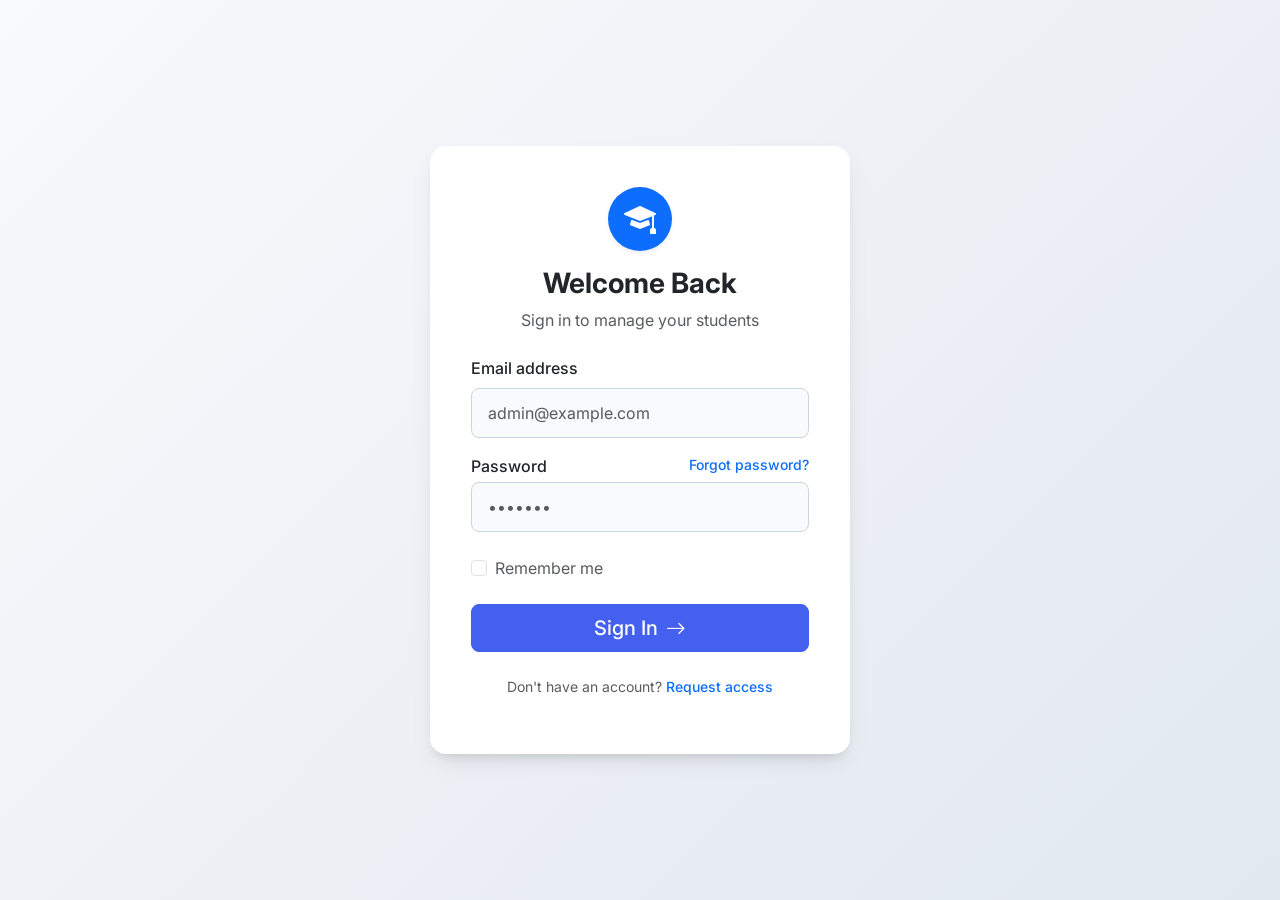
<file: index.html>
<!DOCTYPE html>
<html lang="en">

<head>
    <meta charset="UTF-8">
    <meta name="viewport" content="width=device-width, initial-scale=1.0">
    <title>Login - EduAdmin</title>
    <!-- Bootstrap 5 CSS -->
    <link href="https://cdn.jsdelivr.net/npm/bootstrap@5.3.0/dist/css/bootstrap.min.css" rel="stylesheet">
    <!-- Bootstrap Icons -->
    <link rel="stylesheet" href="https://cdn.jsdelivr.net/npm/bootstrap-icons@1.11.1/font/bootstrap-icons.css">
    <!-- Custom CSS -->
    <link rel="stylesheet" href="css/style.css">
</head>

<body>

    <div class="auth-wrapper">
        <div class="auth-card">
            <div class="text-center mb-4">
                <div class="d-inline-flex align-items-center justify-content-center bg-primary text-white rounded-circle mb-3 shadow-sm"
                    style="width: 64px; height: 64px; font-size: 32px;">
                    <i class="bi bi-mortarboard-fill"></i>
                </div>
                <h3 class="fw-bold text-dark">Welcome Back</h3>
                <p class="text-muted">Sign in to manage your students</p>
            </div>

            <form id="loginForm">
                <div class="mb-3">
                    <label for="email" class="form-label fw-medium text-dark">Email address</label>
                    <input type="email" class="form-control" id="email" placeholder="admin@example.com" required>
                </div>
                <div class="mb-4">
                    <div class="d-flex justify-content-between mb-1">
                        <label for="password" class="form-label fw-medium text-dark mb-0">Password</label>
                        <a href="#" class="text-primary text-decoration-none small fw-medium">Forgot password?</a>
                    </div>
                    <input type="password" class="form-control" id="password" placeholder="•••••••" required>
                </div>
                <div class="mb-4 form-check">
                    <input type="checkbox" class="form-check-input" id="rememberMe">
                    <label class="form-check-label text-muted" for="rememberMe">Remember me</label>
                </div>
                <button type="submit"
                    class="btn btn-primary w-100 py-2 fs-5 d-flex justify-content-center align-items-center gap-2">
                    <span>Sign In</span>
                    <i class="bi bi-arrow-right"></i>
                </button>
            </form>
            <div class="mt-4 text-center">
                <p class="text-muted small">Don't have an account? <a href="#"
                        class="text-primary text-decoration-none fw-medium">Request access</a></p>
            </div>
        </div>
    </div>

    <!-- Bootstrap 5 JS Bundle -->
    <script src="https://cdn.jsdelivr.net/npm/bootstrap@5.3.0/dist/js/bootstrap.bundle.min.js"></script>
    <!-- Custom JS -->
    <script src="js/auth.js"></script>
</body>

</html>
</file>
<file: css/style.css>
@import url('https://fonts.googleapis.com/css2?family=Inter:wght@300;400;500;600;700&display=swap');

:root {
  --primary-color: #4361ee;
  --primary-hover: #3a56d4;
  --secondary-color: #e2e8f0;
  --bg-color: #f8fafc;
  --text-color: #1e293b;
  --text-muted: #64748b;
  --sidebar-width: 260px;
  --card-shadow: 0 4px 6px -1px rgba(0, 0, 0, 0.05), 0 2px 4px -1px rgba(0, 0, 0, 0.03);
  --header-shadow: 0 1px 3px 0 rgba(0,0,0,0.1);
  --transition: all 0.3s ease;
}

body {
  font-family: 'Inter', sans-serif;
  background-color: var(--bg-color);
  color: var(--text-color);
  margin: 0;
  padding: 0;
  overflow-x: hidden;
}

/* Authentication Page */
.auth-wrapper {
  height: 100vh;
  display: flex;
  align-items: center;
  justify-content: center;
  background: linear-gradient(135deg, #f8fafc 0%, #e2e8f0 100%);
}

.auth-card {
  width: 100%;
  max-width: 420px;
  background: #ffffff;
  border-radius: 16px;
  box-shadow: 0 10px 25px -5px rgba(0, 0, 0, 0.1), 0 8px 10px -6px rgba(0, 0, 0, 0.1);
  padding: 2.5rem;
  border: 1px solid rgba(255, 255, 255, 0.5);
}

.auth-card .form-control {
  padding: 0.75rem 1rem;
  border-radius: 8px;
  background-color: #f8fafc;
  border: 1px solid #cbd5e1;
}

.auth-card .form-control:focus {
  border-color: var(--primary-color);
  box-shadow: 0 0 0 3px rgba(67, 97, 238, 0.15);
}

.btn-primary {
  background-color: var(--primary-color);
  border-color: var(--primary-color);
  padding: 0.6rem 1.25rem;
  font-weight: 500;
  border-radius: 8px;
  transition: var(--transition);
}

.btn-primary:hover {
  background-color: var(--primary-hover);
  border-color: var(--primary-hover);
  transform: translateY(-1px);
  box-shadow: 0 4px 6px -1px rgba(67, 97, 238, 0.4);
}

/* Dashboard Layout */
#dashboard-wrapper {
  display: flex;
  height: 100vh;
}

/* Sidebar */
#sidebar {
  min-width: var(--sidebar-width);
  max-width: var(--sidebar-width);
  background: #ffffff;
  color: var(--text-color);
  transition: var(--transition);
  z-index: 1040;
  border-right: 1px solid #e2e8f0;
  display: flex;
  flex-direction: column;
}

.sidebar-header {
  padding: 1.5rem;
  display: flex;
  align-items: center;
  border-bottom: 1px solid transparent;
}

.sidebar-header h4 {
  margin: 0;
  font-weight: 700;
  color: var(--primary-color);
  letter-spacing: -0.5px;
}

.nav-item {
  margin-bottom: 0.25rem;
}
.sidebar-nav {
  padding: 1rem 0.75rem;
  flex: 1;
}

.sidebar-link {
  display: flex;
  align-items: center;
  padding: 0.75rem 1rem;
  color: var(--text-muted);
  text-decoration: none;
  border-radius: 8px;
  font-weight: 500;
  transition: var(--transition);
}

.sidebar-link i {
  margin-right: 12px;
  font-size: 1.1rem;
}

.sidebar-link:hover, .sidebar-link.active {
  background-color: rgba(67, 97, 238, 0.08);
  color: var(--primary-color);
}

/* Page Content */
#page-content-wrapper {
  flex: 1;
  display: flex;
  flex-direction: column;
  overflow-y: auto;
}

/* Top Navbar */
.top-navbar {
  background: #ffffff;
  border-bottom: 1px solid #e2e8f0;
  z-index: 1030;
  padding: 0.5rem 1.5rem;
  min-height: 70px;
}

#menu-toggle {
  display: none;
}

/* Cards */
.card {
  border: none;
  border-radius: 12px;
  box-shadow: var(--card-shadow);
  transition: var(--transition);
  background: #ffffff;
  margin-bottom: 1.5rem;
}

.card:hover {
  box-shadow: 0 10px 15px -3px rgba(0, 0, 0, 0.05), 0 4px 6px -2px rgba(0, 0, 0, 0.025);
  transform: translateY(-2px);
}

/* Stat Cards */
.stat-card .card-body {
  padding: 1.5rem;
  display: flex;
  align-items: center;
  justify-content: space-between;
}
.stat-card .icon-shape {
  width: 50px;
  height: 50px;
  border-radius: 12px;
  display: flex;
  align-items: center;
  justify-content: center;
  font-size: 1.5rem;
}
.shape-primary { background: rgba(67,97,238,0.1); color: var(--primary-color); }
.shape-success { background: rgba(16,185,129,0.1); color: #10b981; }
.shape-warning { background: rgba(245,158,11,0.1); color: #f59e0b; }

.stat-card h3 {
  font-weight: 700;
  margin-bottom: 0;
  color: var(--text-color);
}
.stat-card p {
  margin-bottom: 0;
  font-size: 0.875rem;
  color: var(--text-muted);
  font-weight: 500;
}

/* Tables */
.table {
  color: var(--text-color);
  margin-bottom: 0;
}
.table th {
  font-weight: 600;
  color: var(--text-muted);
  text-transform: uppercase;
  font-size: 0.75rem;
  letter-spacing: 0.5px;
  border-bottom-width: 1px;
  padding: 1rem 1.5rem;
  background-color: #f8fafc;
}
.table td {
  padding: 1rem 1.5rem;
  vertical-align: middle;
  border-bottom-color: #e2e8f0;
}
/* Badges */
.badge-soft-success {
  background-color: rgba(16, 185, 129, 0.1);
  color: #10b981;
}
.badge-soft-primary {
  background-color: rgba(67, 97, 238, 0.1);
  color: var(--primary-color);
}

/* Modals */
.modal-content {
  border: none;
  border-radius: 12px;
  box-shadow: 0 20px 25px -5px rgba(0, 0, 0, 0.1), 0 10px 10px -5px rgba(0, 0, 0, 0.04);
}
.modal-header {
  border-bottom: 1px solid #e2e8f0;
  padding: 1.25rem 1.5rem;
}
.modal-footer {
  border-top: 1px solid #e2e8f0;
  padding: 1.25rem 1.5rem;
}

/* Input Search Focus */
.input-group:focus-within .input-group-text,
.input-group:focus-within .form-control {
  border-color: var(--primary-color) !important;
  box-shadow: inset 0 1px 1px rgba(0, 0, 0, 0.075), 0 0 8px rgba(67, 97, 238, 0.2) !important;
}

/* Responsiveness */
@media (max-width: 768px) {
  #sidebar {
    margin-left: calc(-1 * var(--sidebar-width));
    position: fixed;
    height: 100vh;
    box-shadow: 0 0 20px rgba(0,0,0,0.1);
  }
  #sidebar.toggled {
    margin-left: 0;
  }
  #menu-toggle {
    display: inline-block;
  }
  #page-content-wrapper {
    min-width: 100vw;
  }
}
</file>
